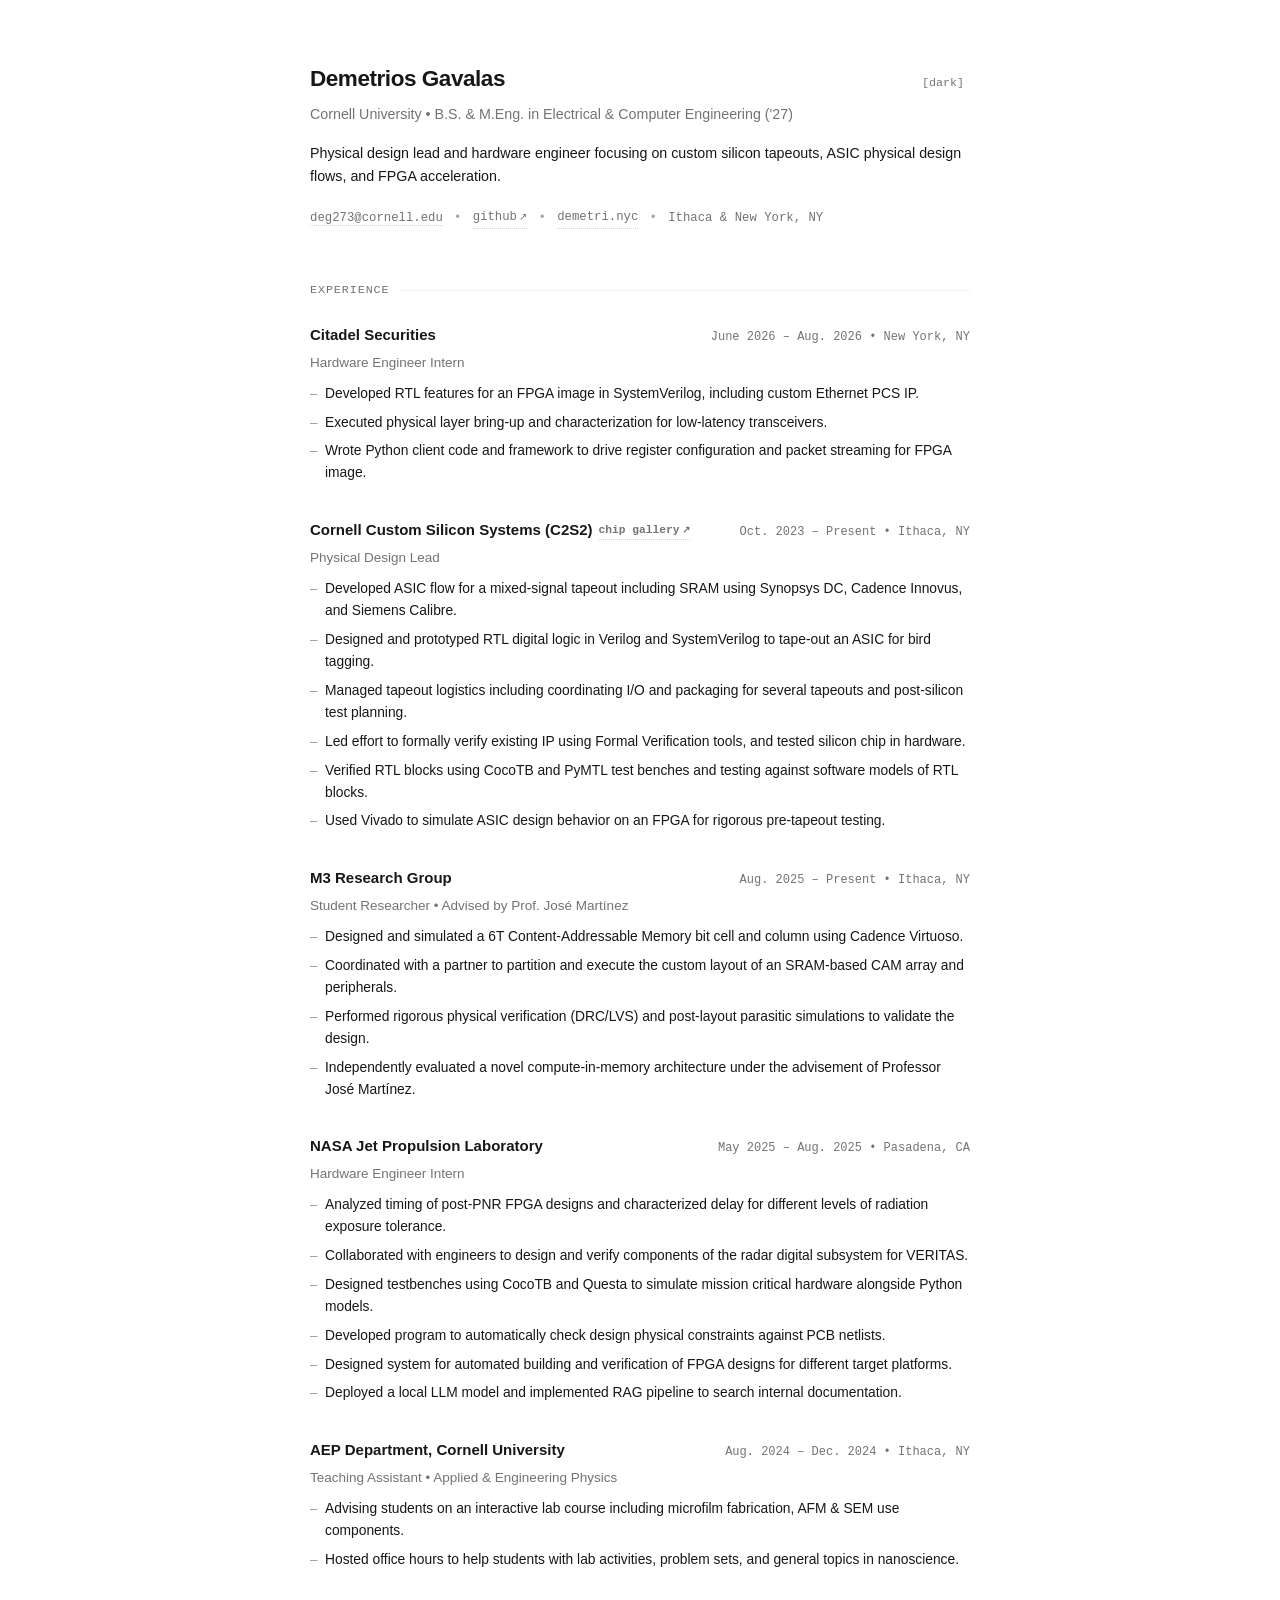
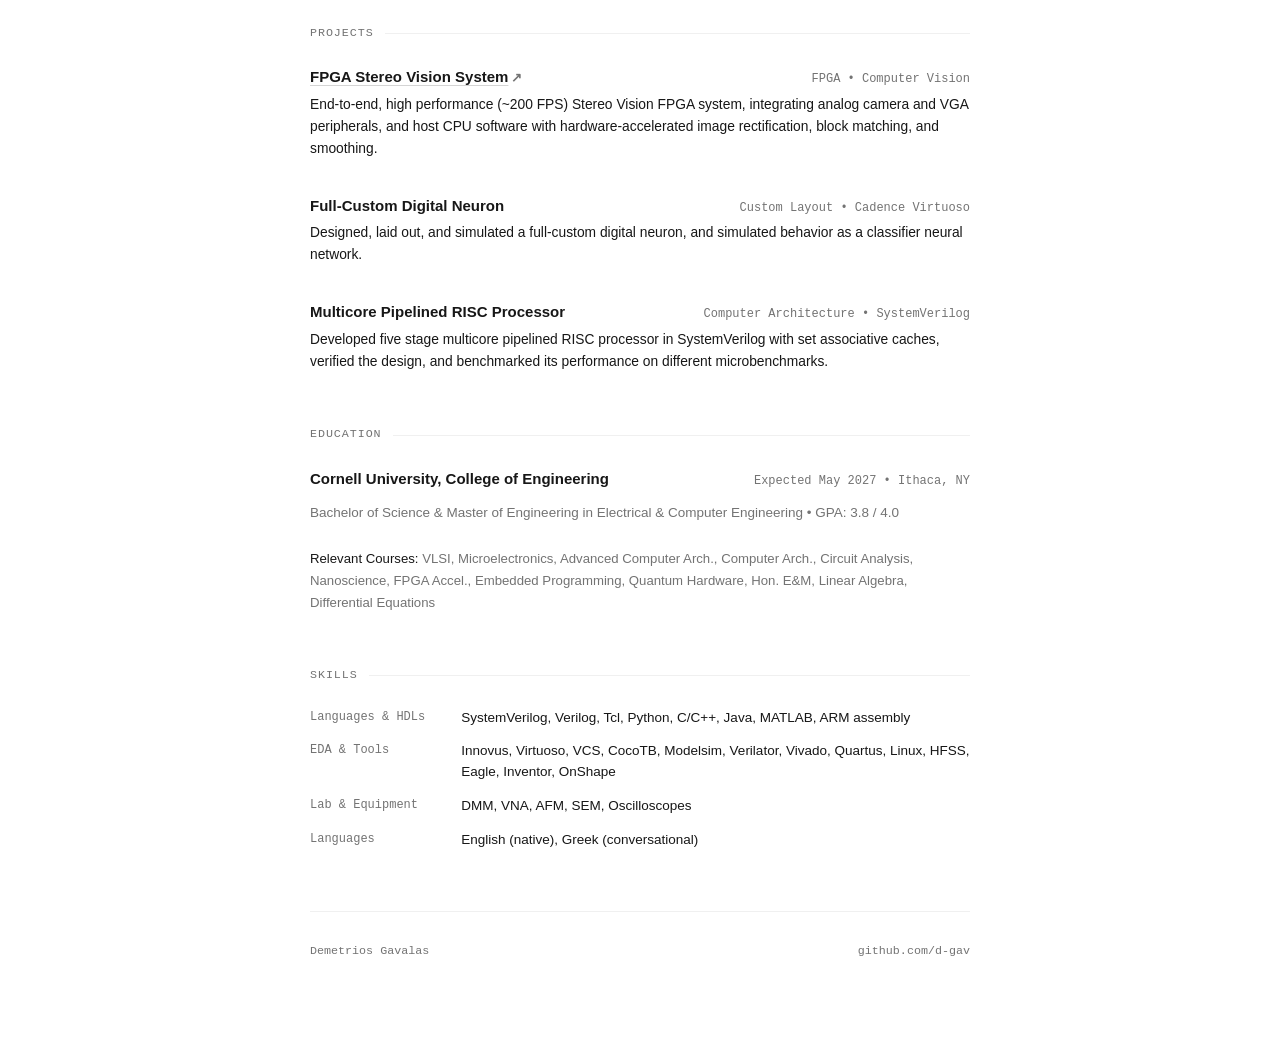
<file: templates/index.html>
<!DOCTYPE html>
<html lang="en">
<head>
  <meta charset="UTF-8">
  <meta name="viewport" content="width=device-width, initial-scale=1.0">
  <title>Demetrios Gavalas</title>
  <meta name="description" content="Demetrios Gavalas — Electrical & Computer Engineering at Cornell University. Custom silicon tapeouts, ASIC physical design, and FPGA acceleration.">

  <!-- Open Graph -->
  <meta property="og:title" content="Demetrios Gavalas">
  <meta property="og:description" content="Electrical & Computer Engineering @ Cornell University. ASIC physical design, custom silicon, FPGA acceleration.">
  <meta property="og:url" content="{{ config.base_url }}">
  <meta property="og:type" content="website">

  <link rel="stylesheet" href="/style.css">

  <script>
    (function() {
      const s = localStorage.getItem('theme');
      const d = window.matchMedia('(prefers-color-scheme: dark)').matches;
      if (s === 'dark' || (!s && d)) {
        document.documentElement.setAttribute('data-theme', 'dark');
      } else {
        document.documentElement.setAttribute('data-theme', 'light');
      }
    })();
  </script>
</head>
<body>

  <main class="container">

    <!-- Header -->
    <header class="header">
      <div class="header-top">
        <h1 class="title">Demetrios Gavalas</h1>
        <button id="theme-toggle" class="theme-toggle" aria-label="Toggle theme">[theme]</button>
      </div>
      <p class="subtitle">Cornell University &bull; B.S. &amp; M.Eng. in Electrical &amp; Computer Engineering ('27)</p>
      <p class="bio">
        Physical design lead and hardware engineer focusing on custom silicon tapeouts, ASIC physical design flows, and FPGA acceleration.
      </p>

      <div class="contact-links">
        <button id="copy-email" class="copy-btn">deg273@cornell.edu</button><span id="copy-notice" class="copy-notice">copied</span>
        <span class="contact-sep">&bull;</span>
        <a href="https://github.com/d-gav" target="_blank" rel="noopener noreferrer">github<span class="ext-arrow">&nearr;</span></a>
        <span class="contact-sep">&bull;</span>
        <a href="https://demetri.nyc">demetri.nyc</a>
        <span class="contact-sep">&bull;</span>
        <span>Ithaca &amp; New York, NY</span>
      </div>
    </header>

    <!-- Experience -->
    <section id="experience">
      <h2 class="section-label">Experience</h2>

      <div class="entry-list">

        <!-- Citadel Securities -->
        <article class="entry">
          <div class="entry-header">
            <h3 class="entry-title">Citadel Securities</h3>
            <span class="entry-meta">June 2026 – Aug. 2026 &bull; New York, NY</span>
          </div>
          <div class="entry-role">Hardware Engineer Intern</div>
          <ul class="entry-bullets">
            <li>Developed RTL features for an FPGA image in SystemVerilog, including custom Ethernet PCS IP.</li>
            <li>Executed physical layer bring-up and characterization for low-latency transceivers.</li>
            <li>Wrote Python client code and framework to drive register configuration and packet streaming for FPGA image.</li>
          </ul>
        </article>

        <!-- C2S2 -->
        <article class="entry">
          <div class="entry-header">
            <h3 class="entry-title">
              Cornell Custom Silicon Systems (C2S2)
              <a href="https://www.c2s2.dev/chip-gallery" target="_blank" rel="noopener noreferrer" class="entry-link-chip">chip gallery<span class="ext-arrow">&nearr;</span></a>
            </h3>
            <span class="entry-meta">Oct. 2023 – Present &bull; Ithaca, NY</span>
          </div>
          <div class="entry-role">Physical Design Lead</div>
          <ul class="entry-bullets">
            <li>Developed ASIC flow for a mixed-signal tapeout including SRAM using Synopsys DC, Cadence Innovus, and Siemens Calibre.</li>
            <li>Designed and prototyped RTL digital logic in Verilog and SystemVerilog to tape-out an ASIC for bird tagging.</li>
            <li>Managed tapeout logistics including coordinating I/O and packaging for several tapeouts and post-silicon test planning.</li>
            <li>Led effort to formally verify existing IP using Formal Verification tools, and tested silicon chip in hardware.</li>
            <li>Verified RTL blocks using CocoTB and PyMTL test benches and testing against software models of RTL blocks.</li>
            <li>Used Vivado to simulate ASIC design behavior on an FPGA for rigorous pre-tapeout testing.</li>
          </ul>
        </article>

        <!-- M3 Research Group -->
        <article class="entry">
          <div class="entry-header">
            <h3 class="entry-title">M3 Research Group</h3>
            <span class="entry-meta">Aug. 2025 – Present &bull; Ithaca, NY</span>
          </div>
          <div class="entry-role">Student Researcher &bull; Advised by Prof. José Martínez</div>
          <ul class="entry-bullets">
            <li>Designed and simulated a 6T Content-Addressable Memory bit cell and column using Cadence Virtuoso.</li>
            <li>Coordinated with a partner to partition and execute the custom layout of an SRAM-based CAM array and peripherals.</li>
            <li>Performed rigorous physical verification (DRC/LVS) and post-layout parasitic simulations to validate the design.</li>
            <li>Independently evaluated a novel compute-in-memory architecture under the advisement of Professor José Martínez.</li>
          </ul>
        </article>

        <!-- NASA JPL -->
        <article class="entry">
          <div class="entry-header">
            <h3 class="entry-title">NASA Jet Propulsion Laboratory</h3>
            <span class="entry-meta">May 2025 – Aug. 2025 &bull; Pasadena, CA</span>
          </div>
          <div class="entry-role">Hardware Engineer Intern</div>
          <ul class="entry-bullets">
            <li>Analyzed timing of post-PNR FPGA designs and characterized delay for different levels of radiation exposure tolerance.</li>
            <li>Collaborated with engineers to design and verify components of the radar digital subsystem for VERITAS.</li>
            <li>Designed testbenches using CocoTB and Questa to simulate mission critical hardware alongside Python models.</li>
            <li>Developed program to automatically check design physical constraints against PCB netlists.</li>
            <li>Designed system for automated building and verification of FPGA designs for different target platforms.</li>
            <li>Deployed a local LLM model and implemented RAG pipeline to search internal documentation.</li>
          </ul>
        </article>

        <!-- Cornell AEP -->
        <article class="entry">
          <div class="entry-header">
            <h3 class="entry-title">AEP Department, Cornell University</h3>
            <span class="entry-meta">Aug. 2024 – Dec. 2024 &bull; Ithaca, NY</span>
          </div>
          <div class="entry-role">Teaching Assistant &bull; Applied &amp; Engineering Physics</div>
          <ul class="entry-bullets">
            <li>Advising students on an interactive lab course including microfilm fabrication, AFM &amp; SEM use components.</li>
            <li>Hosted office hours to help students with lab activities, problem sets, and general topics in nanoscience.</li>
          </ul>
        </article>

      </div>
    </section>

    <!-- Projects -->
    <section id="projects">
      <h2 class="section-label">Projects</h2>

      <div class="entry-list">

        <!-- FPGA Stereo Vision System -->
        <article class="entry">
          <div class="entry-header">
            <h3 class="entry-title">
              <a href="https://d-gav.github.io/stereo_vision/" target="_blank" rel="noopener noreferrer">FPGA Stereo Vision System<span class="ext-arrow">&nearr;</span></a>
            </h3>
            <span class="entry-meta">FPGA &bull; Computer Vision</span>
          </div>
          <p class="entry-desc">
            End-to-end, high performance (~200 FPS) Stereo Vision FPGA system, integrating analog camera and VGA peripherals, and host CPU software with hardware-accelerated image rectification, block matching, and smoothing.
          </p>
        </article>

        <!-- Full-Custom Digital Neuron -->
        <article class="entry">
          <div class="entry-header">
            <h3 class="entry-title">Full-Custom Digital Neuron</h3>
            <span class="entry-meta">Custom Layout &bull; Cadence Virtuoso</span>
          </div>
          <p class="entry-desc">
            Designed, laid out, and simulated a full-custom digital neuron, and simulated behavior as a classifier neural network.
          </p>
        </article>

        <!-- Multicore Pipelined RISC Processor -->
        <article class="entry">
          <div class="entry-header">
            <h3 class="entry-title">Multicore Pipelined RISC Processor</h3>
            <span class="entry-meta">Computer Architecture &bull; SystemVerilog</span>
          </div>
          <p class="entry-desc">
            Developed five stage multicore pipelined RISC processor in SystemVerilog with set associative caches, verified the design, and benchmarked its performance on different microbenchmarks.
          </p>
        </article>

      </div>
    </section>

    <!-- Education -->
    <section id="education">
      <h2 class="section-label">Education</h2>

      <div class="edu-item">
        <div class="entry-header">
          <h3 class="entry-title">Cornell University, College of Engineering</h3>
          <span class="entry-meta">Expected May 2027 &bull; Ithaca, NY</span>
        </div>
        <div class="entry-role">
          Bachelor of Science &amp; Master of Engineering in Electrical &amp; Computer Engineering
          &bull; GPA: 3.8 / 4.0
        </div>
        <div class="edu-courses">
          <strong>Relevant Courses:</strong> VLSI, Microelectronics, Advanced Computer Arch., Computer Arch., Circuit Analysis, Nanoscience, FPGA Accel., Embedded Programming, Quantum Hardware, Hon. E&amp;M, Linear Algebra, Differential Equations
        </div>
      </div>
    </section>

    <!-- Skills -->
    <section id="skills">
      <h2 class="section-label">Skills</h2>

      <div class="skills-grid">
        <div class="skill-row">
          <span class="skill-label">Languages &amp; HDLs</span>
          <span class="skill-items">SystemVerilog, Verilog, Tcl, Python, C/C++, Java, MATLAB, ARM assembly</span>
        </div>
        <div class="skill-row">
          <span class="skill-label">EDA &amp; Tools</span>
          <span class="skill-items">Innovus, Virtuoso, VCS, CocoTB, Modelsim, Verilator, Vivado, Quartus, Linux, HFSS, Eagle, Inventor, OnShape</span>
        </div>
        <div class="skill-row">
          <span class="skill-label">Lab &amp; Equipment</span>
          <span class="skill-items">DMM, VNA, AFM, SEM, Oscilloscopes</span>
        </div>
        <div class="skill-row">
          <span class="skill-label">Languages</span>
          <span class="skill-items">English (native), Greek (conversational)</span>
        </div>
      </div>
    </section>

    <!-- Footer -->
    <footer class="footer">
      <span>Demetrios Gavalas</span>
      <span><a href="https://github.com/d-gav">github.com/d-gav</a></span>
    </footer>

  </main>

  <script src="/script.js"></script>
</body>
</html>
</file>
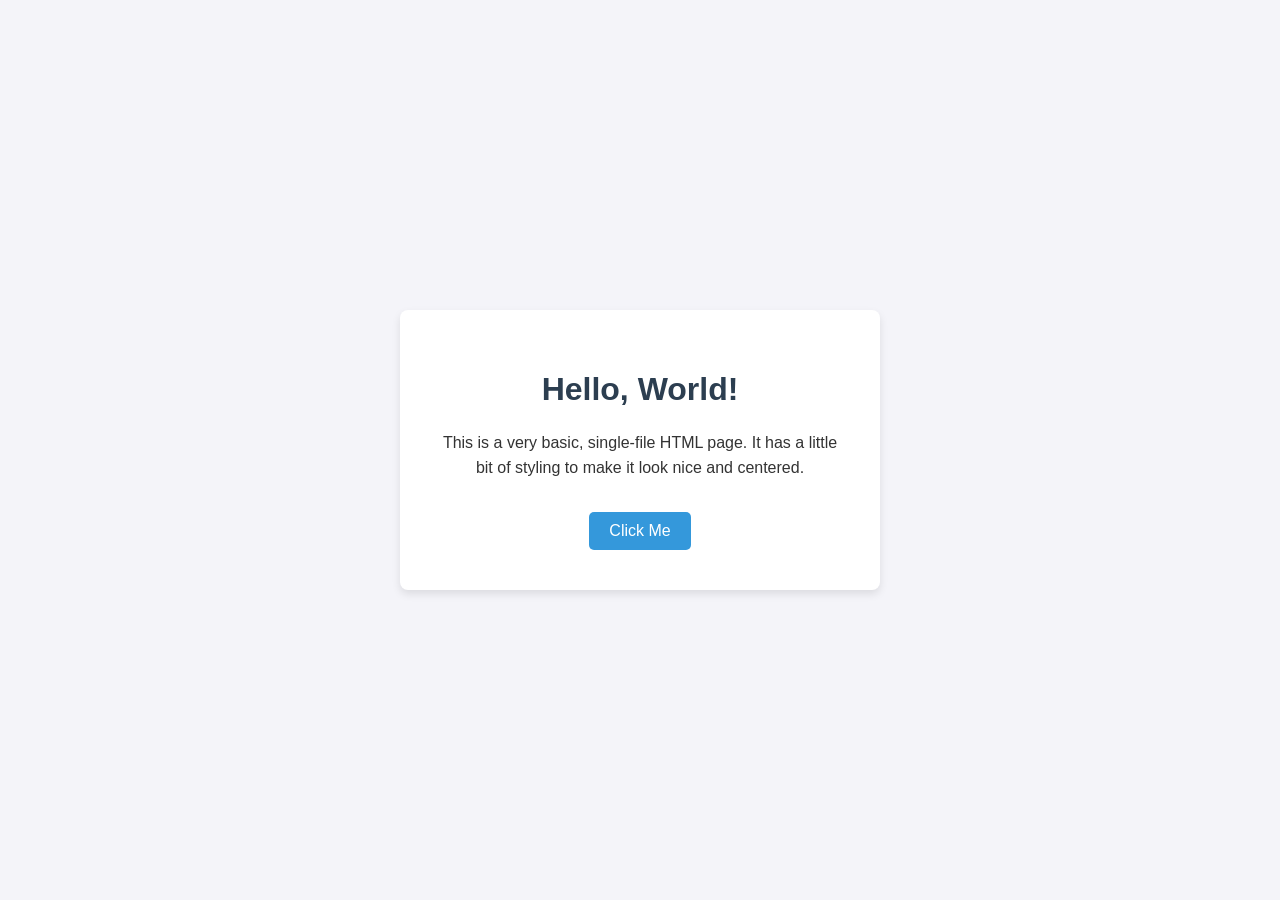
<file: out/home.html>
<!DOCTYPE html>
<html lang="en">
<head>
    <meta charset="UTF-8">
    <meta name="viewport" content="width=device-width, initial-scale=1.0">
    <title>My Basic Web Page</title>
    
    <style>
        body {
            font-family: Arial, sans-serif;
            background-color: #f4f4f9;
            color: #333;
            margin: 0;
            padding: 0;
            display: flex;
            justify-content: center;
            align-items: center;
            height: 100vh;
        }
        .container {
            background-color: #fff;
            padding: 40px;
            border-radius: 8px;
            box-shadow: 0 4px 8px rgba(0, 0, 0, 0.1);
            text-align: center;
            max-width: 400px;
        }
        h1 {
            color: #2c3e50;
        }
        p {
            line-height: 1.6;
        }
        button {
            background-color: #3498db;
            color: white;
            border: none;
            padding: 10px 20px;
            font-size: 16px;
            border-radius: 5px;
            cursor: pointer;
            margin-top: 15px;
        }
        button:hover {
            background-color: #2980b9;
        }
    </style>
</head>
<body>

    <div class="container">
        <h1>Hello, World!</h1>
        <p>This is a very basic, single-file HTML page. It has a little bit of styling to make it look nice and centered.</p>
        
        <button onclick="sayHello()">Click Me</button>
    </div>

    <script>
        function sayHello() {
            alert("Thanks for clicking! Your webpage is working perfectly.");
        }
    </script>

</body>
</html>
</file>
<file: style.css>
/* ==========================================================================
   Minimal & Chill Portfolio Stylesheet - Demetrios Gavalas
   ========================================================================== */

:root {
  --font-sans: -apple-system, BlinkMacSystemFont, "Segoe UI", Roboto, Helvetica, Arial, sans-serif;
  --font-mono: ui-monospace, "SF Mono", Menlo, Monaco, Consolas, monospace;

  /* Light theme - warm, clean, paper-like minimalism */
  --bg: #ffffff;
  --text: #171717;
  --text-muted: #737373;
  --text-faint: #a3a3a3;
  --border: #f0f0f0;
  --border-strong: #e5e5e5;
  --link: #171717;
  --link-hover: #2563eb;
  --link-underline: #d4d4d4;
  --tag-bg: #f5f5f5;
  --tag-text: #525252;
}

[data-theme="dark"] {
  /* Dark theme - calm, soft obsidian / charcoal */
  --bg: #121214;
  --text: #ededed;
  --text-muted: #8e8e93;
  --text-faint: #52525b;
  --border: #222226;
  --border-strong: #2c2c31;
  --link: #ededed;
  --link-hover: #60a5fa;
  --link-underline: #3f3f46;
  --tag-bg: #1c1c20;
  --tag-text: #a1a1aa;
}

*, *::before, *::after {
  box-sizing: border-box;
  margin: 0;
  padding: 0;
}

html {
  scroll-behavior: smooth;
  font-size: 15px;
}

body {
  font-family: var(--font-sans);
  background-color: var(--bg);
  color: var(--text);
  line-height: 1.65;
  -webkit-font-smoothing: antialiased;
  -moz-osx-font-smoothing: grayscale;
  transition: background-color 0.2s ease, color 0.2s ease;
  padding: 4rem 1.5rem 6rem;
}

.container {
  max-width: 660px;
  margin: 0 auto;
}

/* Links */
a {
  color: var(--link);
  text-decoration: underline;
  text-decoration-color: var(--link-underline);
  text-underline-offset: 3px;
  transition: color 0.15s ease, text-decoration-color 0.15s ease;
}

a:hover {
  color: var(--link-hover);
  text-decoration-color: var(--link-hover);
}

.ext-arrow {
  display: inline-block;
  font-size: 0.85em;
  margin-left: 0.15rem;
  color: var(--text-muted);
  text-decoration: none;
  font-family: var(--font-mono);
}

a:hover .ext-arrow {
  color: var(--link-hover);
}

/* Header */
.header {
  margin-bottom: 3.5rem;
}

.header-top {
  display: flex;
  justify-content: space-between;
  align-items: baseline;
  gap: 1rem;
  margin-bottom: 0.4rem;
}

.title {
  font-size: 1.5rem;
  font-weight: 600;
  letter-spacing: -0.02em;
  color: var(--text);
}

.theme-toggle {
  background: none;
  border: none;
  font-family: var(--font-mono);
  font-size: 0.78rem;
  color: var(--text-muted);
  cursor: pointer;
  padding: 0.2rem 0.4rem;
  border-radius: 4px;
  transition: color 0.15s ease;
}

.theme-toggle:hover {
  color: var(--text);
}

.subtitle {
  font-size: 0.95rem;
  color: var(--text-muted);
  margin-bottom: 1rem;
}

.bio {
  font-size: 0.95rem;
  color: var(--text);
  line-height: 1.65;
  margin-bottom: 1.25rem;
}

.contact-links {
  display: flex;
  flex-wrap: wrap;
  align-items: center;
  gap: 0.35rem 0.75rem;
  font-family: var(--font-mono);
  font-size: 0.82rem;
  color: var(--text-muted);
}

.contact-links a {
  text-decoration: none;
  color: var(--text-muted);
  border-bottom: 1px dotted var(--link-underline);
}

.contact-links a:hover {
  color: var(--text);
  border-bottom-color: var(--text);
}

.contact-sep {
  color: var(--text-faint);
}

/* Copy notification */
.copy-btn {
  background: none;
  border: none;
  font-family: var(--font-mono);
  font-size: 0.82rem;
  color: var(--text-muted);
  cursor: pointer;
  border-bottom: 1px dotted var(--link-underline);
  padding: 0;
}

.copy-btn:hover {
  color: var(--text);
  border-bottom-color: var(--text);
}

.copy-notice {
  font-family: var(--font-mono);
  font-size: 0.75rem;
  color: #10b981;
  display: none;
  margin-left: 0.25rem;
}

.copy-notice.active {
  display: inline;
}

/* Sections */
section {
  margin-bottom: 3.5rem;
}

.section-label {
  font-family: var(--font-mono);
  font-size: 0.78rem;
  font-weight: 500;
  text-transform: uppercase;
  letter-spacing: 0.08em;
  color: var(--text-muted);
  margin-bottom: 1.5rem;
  display: flex;
  align-items: center;
  gap: 0.75rem;
}

.section-label::after {
  content: "";
  flex: 1;
  height: 1px;
  background-color: var(--border);
}

/* Experience & Projects List */
.entry-list {
  display: flex;
  flex-direction: column;
  gap: 2.25rem;
}

.entry-header {
  display: flex;
  justify-content: space-between;
  align-items: baseline;
  flex-wrap: wrap;
  gap: 0.35rem 1rem;
  margin-bottom: 0.25rem;
}

.entry-title {
  font-size: 1rem;
  font-weight: 600;
  color: var(--text);
  display: inline-flex;
  align-items: center;
  gap: 0.4rem;
}

.entry-title a {
  font-weight: 600;
}

.entry-link-chip {
  font-family: var(--font-mono);
  font-size: 0.75rem;
  font-weight: normal;
  color: var(--text-muted);
  text-decoration: none;
  border-bottom: 1px dotted var(--link-underline);
}

.entry-link-chip:hover {
  color: var(--link-hover);
  border-bottom-color: var(--link-hover);
}

.entry-meta {
  font-family: var(--font-mono);
  font-size: 0.8rem;
  color: var(--text-muted);
  white-space: nowrap;
}

.entry-role {
  font-size: 0.9rem;
  color: var(--text-muted);
  margin-bottom: 0.6rem;
}

.entry-bullets {
  list-style: none;
  display: flex;
  flex-direction: column;
  gap: 0.45rem;
}

.entry-bullets li {
  position: relative;
  padding-left: 1rem;
  font-size: 0.92rem;
  color: var(--text);
  line-height: 1.6;
}

.entry-bullets li::before {
  content: "–";
  position: absolute;
  left: 0;
  color: var(--text-faint);
}

.entry-desc {
  font-size: 0.92rem;
  color: var(--text);
  line-height: 1.6;
}

.entry-tech {
  margin-top: 0.6rem;
  font-family: var(--font-mono);
  font-size: 0.78rem;
  color: var(--text-muted);
}

/* Education */
.edu-item {
  display: flex;
  flex-direction: column;
  gap: 0.4rem;
}

.edu-courses {
  margin-top: 0.6rem;
  font-size: 0.88rem;
  color: var(--text-muted);
  line-height: 1.65;
}

.edu-courses strong {
  color: var(--text);
  font-weight: 500;
}

/* Skills Key-Value */
.skills-grid {
  display: flex;
  flex-direction: column;
  gap: 0.85rem;
}

.skill-row {
  display: grid;
  grid-template-columns: 140px 1fr;
  gap: 0.75rem;
  font-size: 0.9rem;
  line-height: 1.55;
}

.skill-label {
  font-family: var(--font-mono);
  font-size: 0.8rem;
  color: var(--text-muted);
}

.skill-items {
  color: var(--text);
}

/* Footer */
.footer {
  margin-top: 4rem;
  padding-top: 2rem;
  border-top: 1px solid var(--border);
  display: flex;
  justify-content: space-between;
  align-items: center;
  flex-wrap: wrap;
  gap: 0.75rem;
  font-family: var(--font-mono);
  font-size: 0.78rem;
  color: var(--text-muted);
}

.footer a {
  color: var(--text-muted);
  text-decoration: none;
}

.footer a:hover {
  color: var(--text);
}

/* Print Clean */
@media print {
  body {
    background: #fff !important;
    color: #000 !important;
    padding: 0 !important;
    font-size: 10pt;
  }
  .theme-toggle, .copy-notice {
    display: none !important;
  }
  .section-label::after {
    background-color: #ccc !important;
  }
  a {
    color: #000 !important;
    text-decoration: none !important;
  }
}

/* Mobile */
@media (max-width: 560px) {
  body {
    padding: 2.5rem 1.25rem 4rem;
  }

  .header-top {
    flex-direction: row;
  }

  .entry-header {
    flex-direction: column;
    gap: 0.15rem;
  }

  .entry-meta {
    white-space: normal;
  }

  .skill-row {
    grid-template-columns: 1fr;
    gap: 0.2rem;
  }
}
</file>
